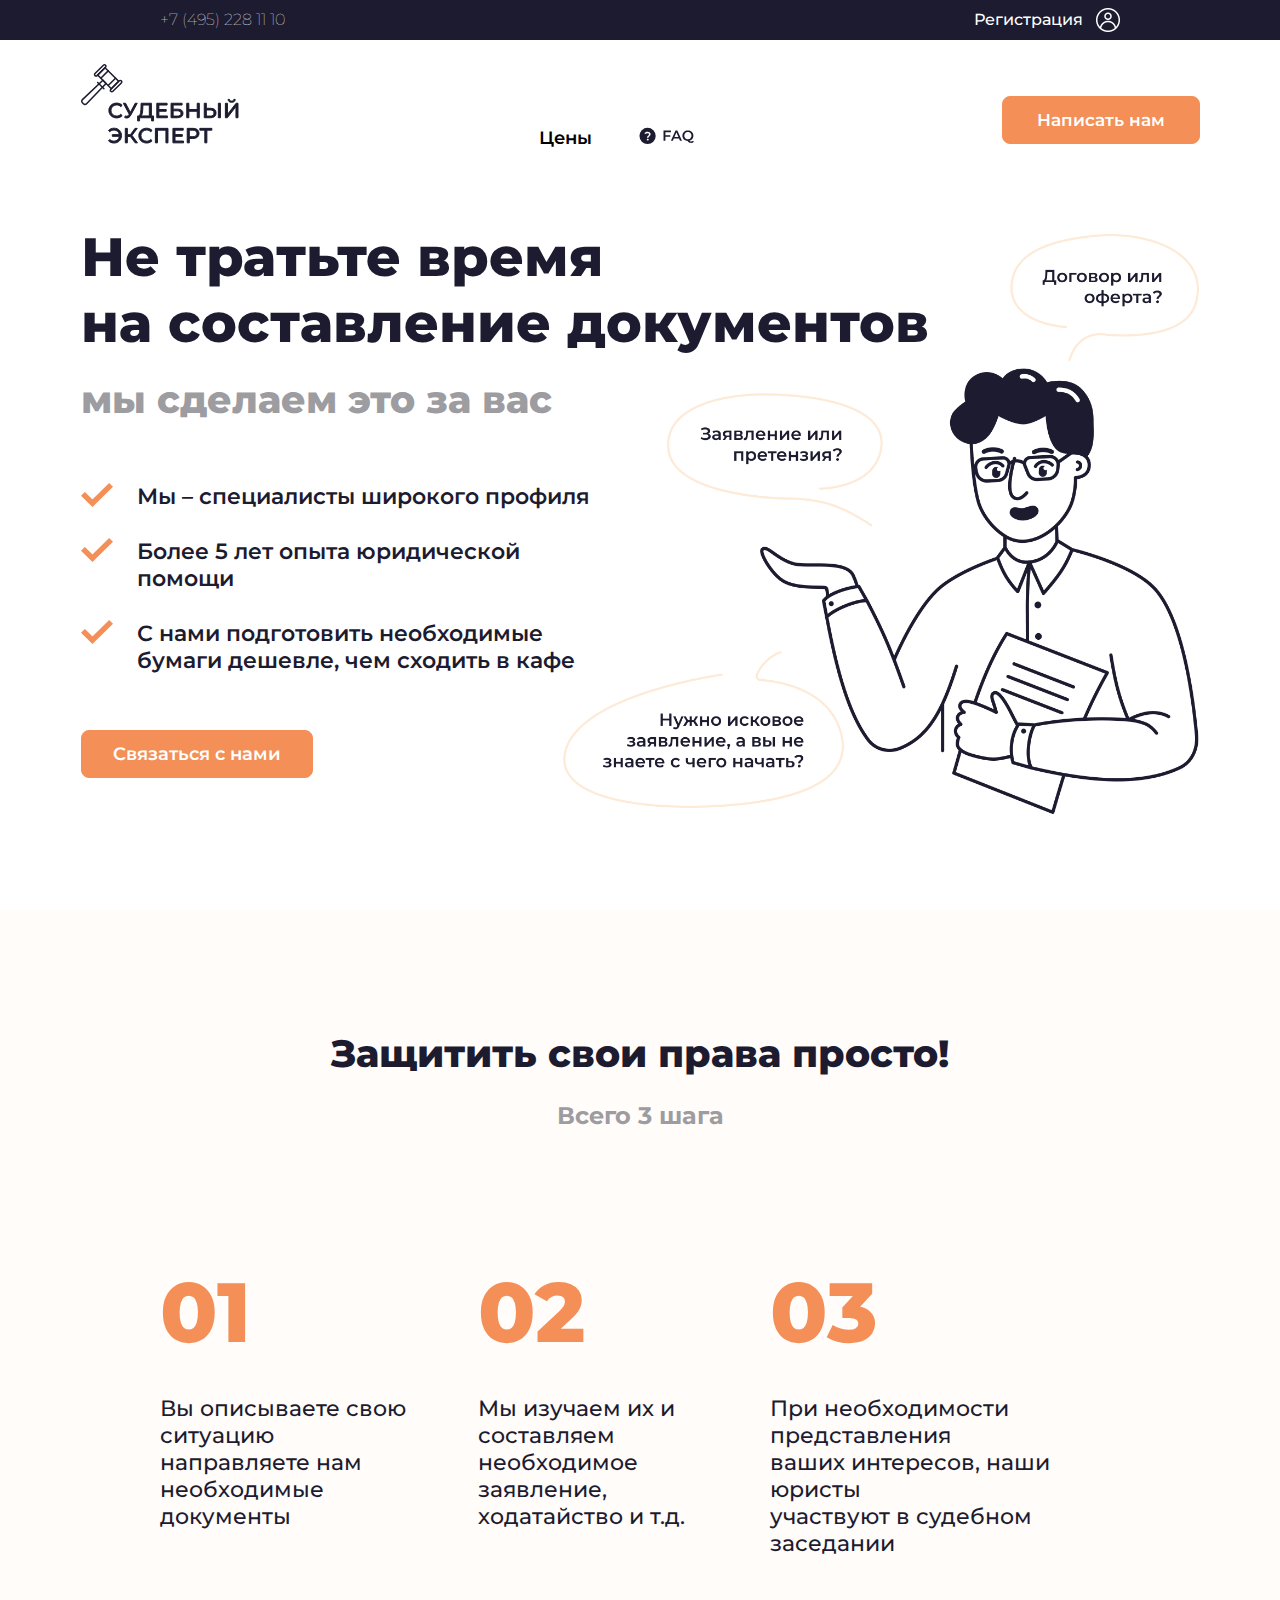
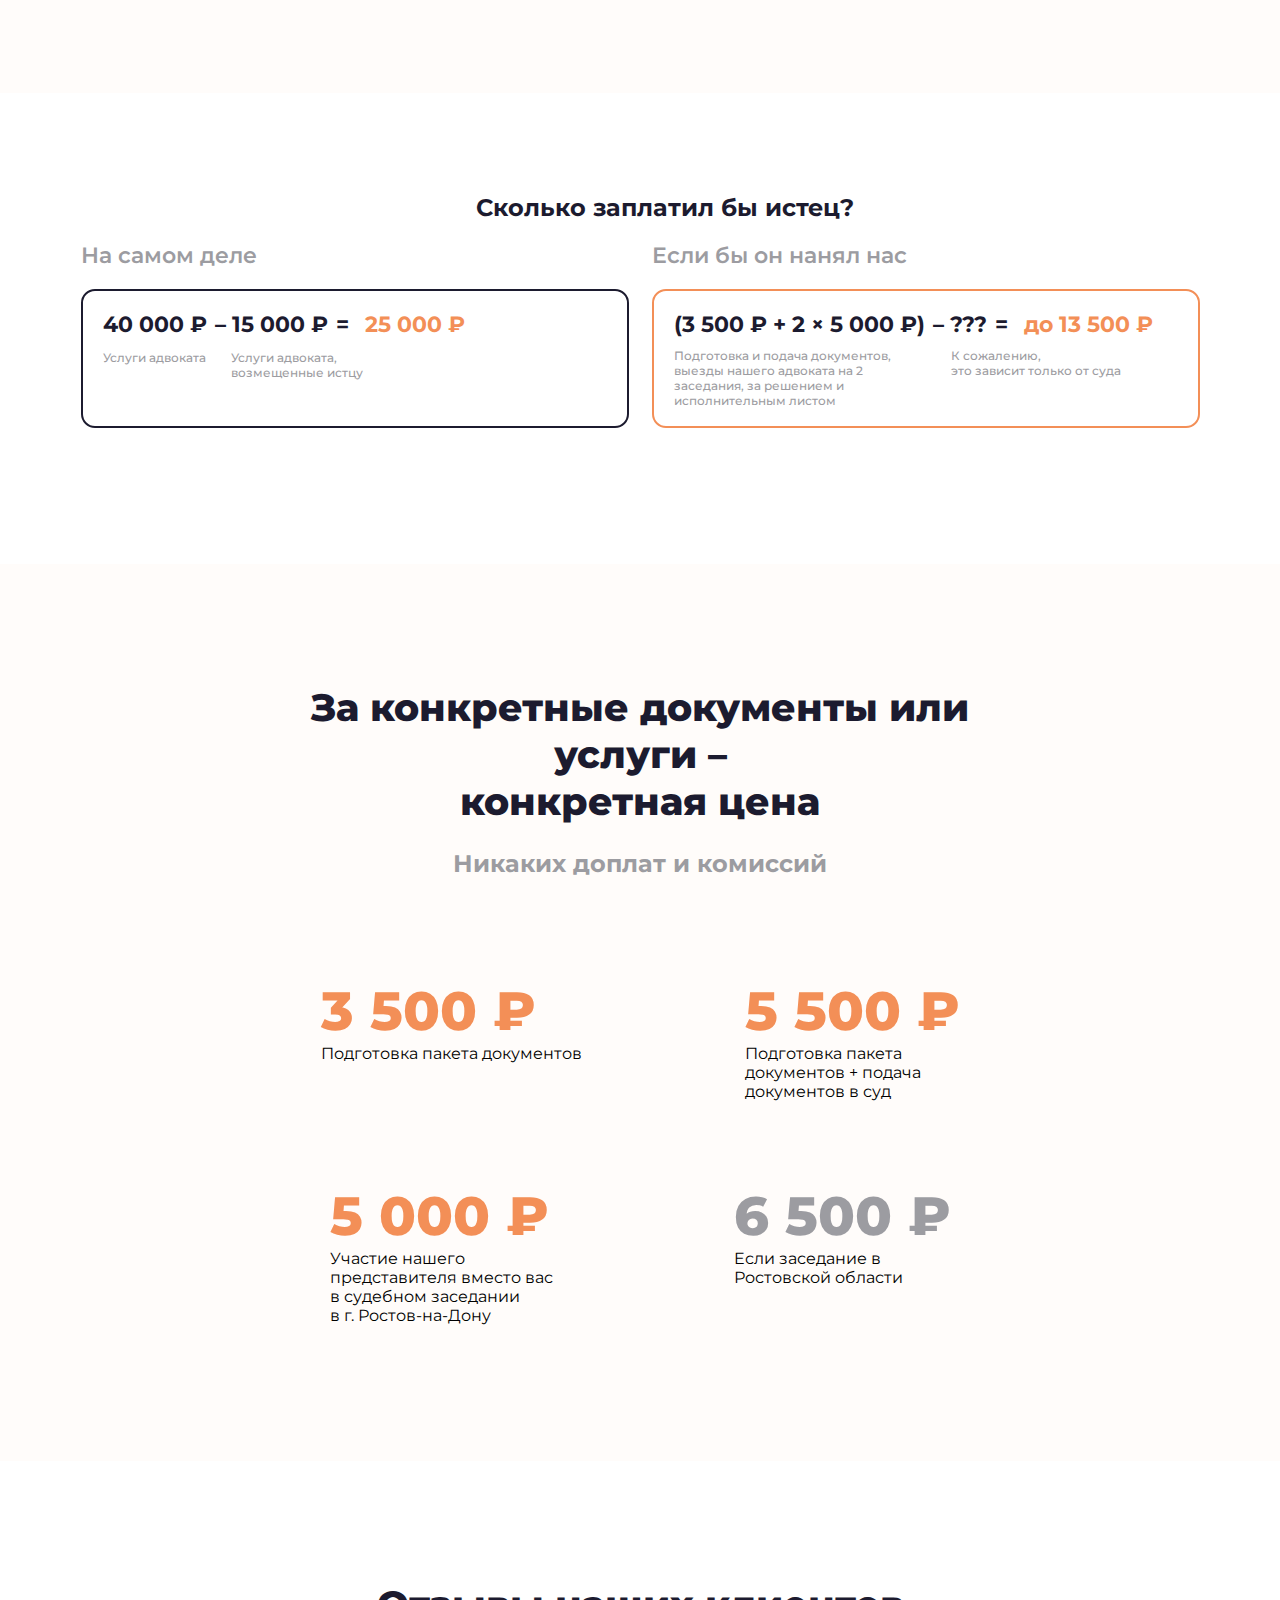
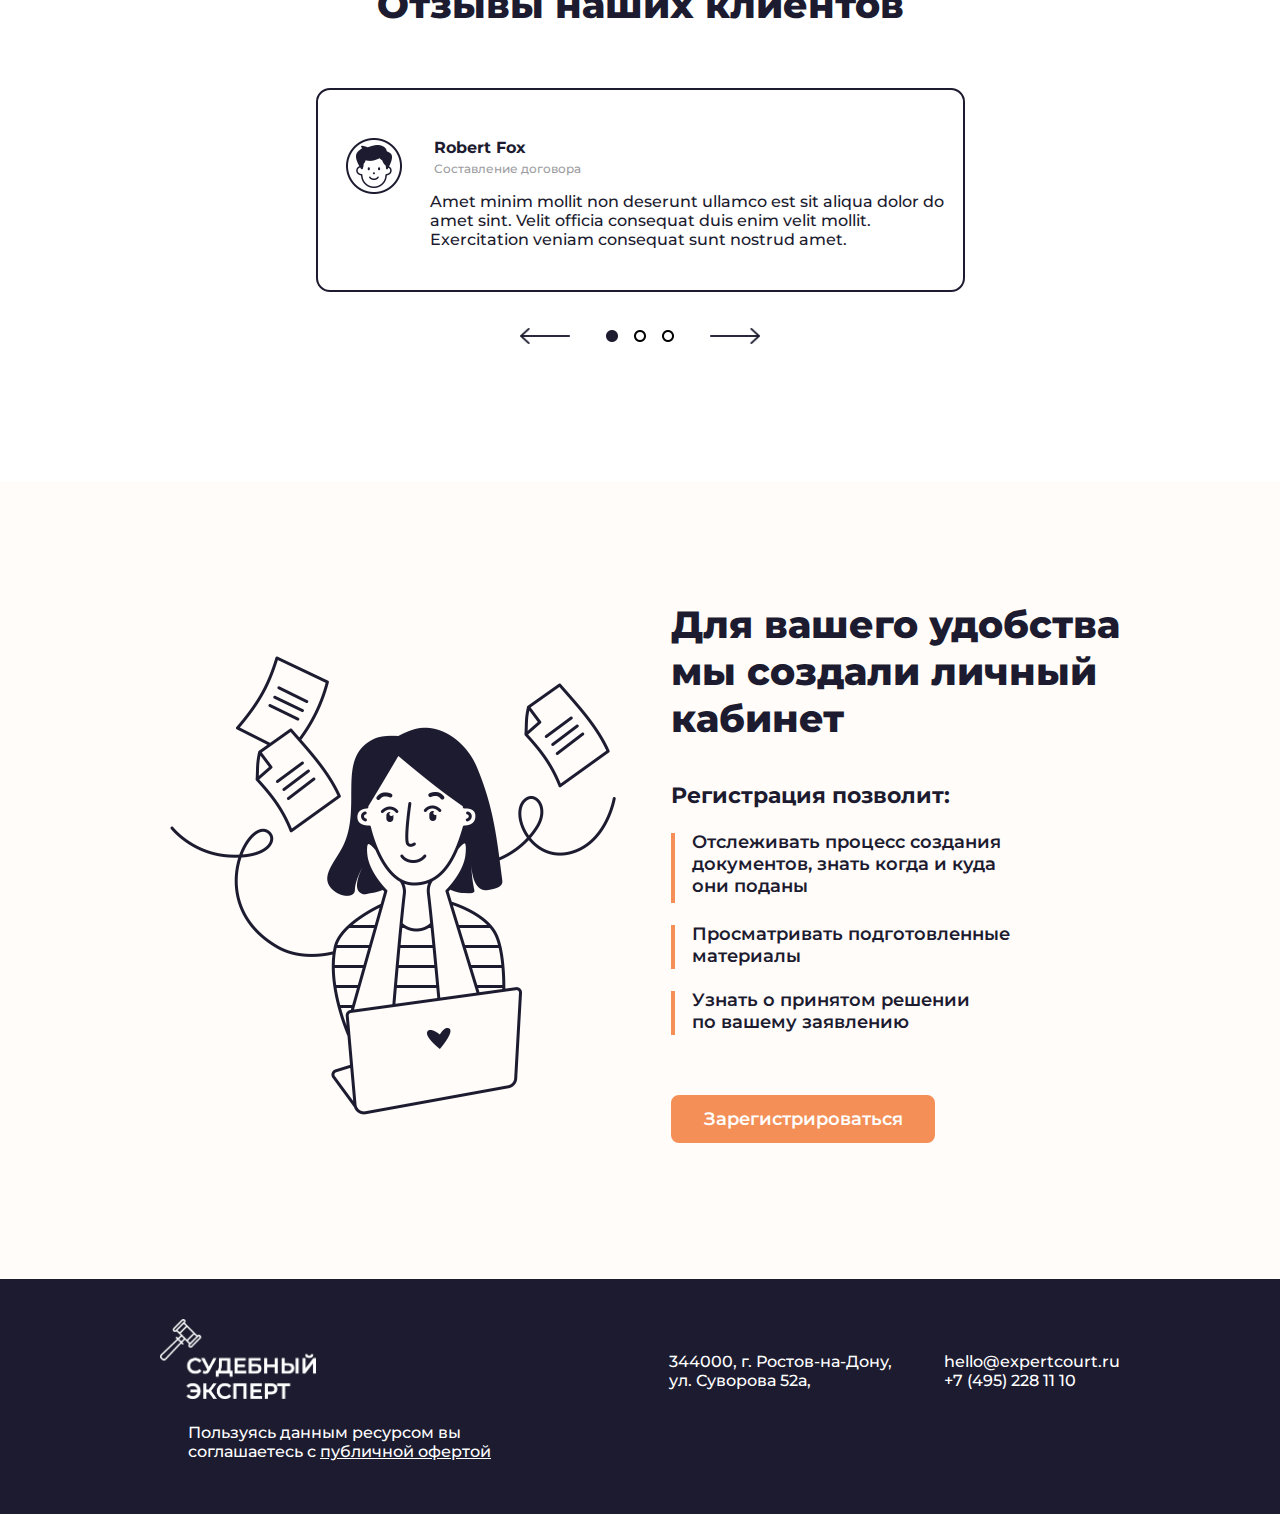
<file: index.html>
<!DOCTYPE html>
<html lang="en">

<head>
    <meta charset="UTF-8">
    <meta name="viewport" content="width=device-width, initial-scale=1.0">
    <link rel="preconnect" href="https://fonts.googleapis.com">
    <link rel="preconnect" href="https://fonts.gstatic.com" crossorigin>
    <link href="https://fonts.googleapis.com/css2?family=Montserrat:wght@500;600;700;800&display=swap" rel="stylesheet">
    <link rel="stylesheet" href="style.css">
    <title>Судебный эксперт</title>
</head>

<body>
    <header class="tablet">

        <img class="tablet_logo" src="./assets/BlueLogo.svg" alt="Судебный эксперт">
        <div class="icon_btn_dashes">
            <img class="tablet_icon" src="./assets/Blueicon.png" alt="">
            <button class="button_primary">Написать нам</button>
            <img class="three_dashes" src="./assets/Burger.png" alt="">
        </div>

    </header>
    <header class="dekstop mobile">
        <div class="header_container padding_container hidden">
            <p class="header_phone_number">+7 (495) 228 11 10</p>

            <div class="registration_icon">
                <p class="header_registration">Регистрация</p>
                <img class="header_white_icon" src="./assets/WhiteIcon.png" alt="icon">
            </div>
        </div>

        <!-- логотип и вторая часть навигации -->

        <div class="logo__container container">
            <img class="logo" src="./assets/BlueLogo.svg" alt="Судебный эксперт">

            <div class="price_faq">
                <p class="price">Цены</p>
                <img class="faq" src="./assets/FaqPicture.svg" alt="FAQ">
            </div>
            <button class="button_primary">Написать нам</button>
        </div>
    </header>
    <main>
        <!-- section 1 -->
        <section class="achievements container">
            <h1>Не тратьте время <br>на составление документов</h1>
            <p class="h2_like">мы сделаем это за вас</p>
            <div class="achievements_container">
                <div class="first_achievement">
                    <img class="checkmark" src="./assets/OrangeCheckmark.png" alt="">
                    <p class="firsr_achievement_text">Мы – специалисты широкого профиля</p>
                </div>
                <div class="second_achievement">
                    <img class="second_checkmark" src="./assets/OrangeCheckmark.png" alt="">
                    <p class="second_achievement_text">Более 5 лет опыта юридической <br>помощи</p>
                </div>
                <div class="third_achievement">
                    <img class="second_checkmark" src="./assets/OrangeCheckmark.png" alt="">
                    <p class="third_achievement_text">С нами подготовить необходимые <br>бумаги дешевле, чем сходить в
                        кафе
                    </p>
                </div>
            </div>
            <button class="button_secondary">Связаться с нами</button>
        </section>

        <!-- section 2 -->
        <!-- <img class="line_image" src="./assets/MobileLine.png" alt=""> -->
        <section class="rights_and_steps padding_container">
            <h2 class="protection_of_right">Защитить свои права просто!</h2>
            <p class="three_steps">Всего 3 шага</p>
            <div class="steps_and_text">
                <div class="step_container">
                    <p class="step">01</p>
                    <p class="text_under_step">Вы описываете свою ситуацию <br>направляете нам необходимые
                        <br>документы
                    </p>
                </div>
                <div class="step_container">
                    <p class="step">02</p>
                    <p class="text_under_step">Мы изучаем их и составляем <br>необходимое заявление,
                        <br>ходатайство и т.д.
                    </p>
                </div>
                <div class="step_container">
                    <p class="step">03</p>
                    <p class="text_under_step">При необходимости представления <br>ваших интересов, наши
                        юристы <br>участвуют в судебном заседании
                    </p>
                </div>
            </div>
        </section>

        <!-- section 3 -->
        <section class="frames_and_price container">
            <p class="price_question">Сколько заплатил бы истец?</p>
            <div class="frames_with_prices">
                <div>
                    <p class="comparison_actually">На самом деле</p>
                    <div class="blue_frame">
                        <div class="setting_blue_frame">
                            <p>40 000 ₽</p>
                            <p class="fifteen_thousand">– 15 000 ₽</p>
                            <p class="hidden">=</p>
                            <p class="line"></p>
                            <p class="orange_price">25 000 ₽</p>
                        </div>
                        <div class="text_in_blue_frame">
                            <p>Услуги адвоката</p>
                            <p class="services">Услуги адвоката, <br>возмещенные истцу</p>
                        </div>
                    </div>
                </div>

                <div>
                    <p class="comparison_if">Если бы он нанял нас</p>
                    <div class="orange_frame">
                        <div class="setting_orange_frame">
                            <p>(3 500 ₽ + 2 × 5 000 ₽)</p>
                            <p class="questions">– ???</p>
                            <p class="hidden">=</p>
                            <p class="line"></p>
                            <p class="orange_price">до 13 500 ₽</p>
                        </div>
                        <div class="text_in_orange_frame">
                            <p class="setting_second_service">Подготовка и подача документов, <br>выезды нашего адвоката
                                на
                                2 <br>заседания, за
                                решением и <br>исполнительным листом</p>
                            <p class="second_services">К сожалению, <br>это зависит только от суда</p>
                        </div>
                    </div>
                </div>
            </div>
            </div>
        </section>

        <!-- section 4 -->
        <section class="description_and_price_list">
            <h2 class="service_price_title"> За конкретные документы или услуги – <br>конкретная цена </h2>
            <p class="surcharge_comission">Никаких доплат и комиссий</p>

            <div class="first_price_container">
                <div>
                    <p class="price_three_thousand">3 500 ₽</p>
                    <p class="document_package">Подготовка пакета документов</p>
                </div>
                <div>
                    <p class="price_five_half_thousand">5 500 ₽</p>
                    <p class="document_court">Подготовка пакета <br>документов + подача <br>документов в суд</p>
                </div>
            </div>

            <div class="second_price_container">
                <div>
                    <p class="price_five_thousand">5 000 ₽</p>
                    <p class="court_agent">Участие нашего <br>представителя вместо вас <br>в судебном заседании <br>в
                        г. Ростов-на-Дону
                    </p>
                </div>
                <div>
                    <p class="price_six_half_thousand">6 500 ₽</p>
                    <p class="rostov_region">Eсли заседание в <br>Ростовской области</p>
                </div>
            </div>
        </section>

        <!-- section 5 -->
        <section>
            <div class="feedback">
                <p class="review">Отзывы наших клиентов</p>
                <div class="review_frame">
                    <div class="review_setting">
                        <img class="picture_review_frame" src="./assets/ManInMug.png" alt="">
                        <div>
                            <div class="tablet_mobile">
                                <img class="secondary_review_picture" src="./assets/ManInMug.png" alt="">
                                <div>
                                    <p class="robert">Robert Fox</p>
                                    <p class="drafting_contract">Составление договора</p>
                                </div>
                            </div>
                            <p class="foreign_text">Amet minim mollit non deserunt ullamco est sit aliqua dolor
                                do amet sint. Velit officia consequat duis enim velit mollit. Exercitation veniam
                                consequat sunt nostrud amet.
                            </p>
                        </div>
                    </div>
                </div>

                <div class="arrows_and_mugs">
                    <img class="arrow" src="./assets/LeftArrow.png" alt="">
                    <img class="mug" src="./assets/Mugs.png" alt="">
                    <img class="arrow" src="./assets/RightArrow.png" alt="">
                </div>
            </div>
        </section>

        <!-- section 6 -->
        <section class="registration_description">
            <img class="girl_picture" src="./assets/GirlPicture.png" alt="">
            <div>
                <p class="your_convenience">Для вашего удобства <br>мы создали личный <br>кабинет</p>
                <p class="registration_can">Регистрация позволит: </p>
                <div class="first_container_possibilities">
                    <img class="orange_border" src="./assets/OrangeBorder.png" alt="">
                    <p class="creation_documents">Отслеживать процесс создания <br>документов, знать когда и куда
                        <br>они поданы
                    </p>
                </div>
                <div class="second_container_possibilities">
                    <img class="orange_border2" src="./assets/OrangeBorder.png" alt="">
                    <p class="view_materials">Просматривать подготовленные <br>материалы</p>
                </div>
                <div class="third_container_possibilities">
                    <img class="orange_border2" src="./assets/OrangeBorder.png" alt="">
                    <p class="learn_about_solution">Узнать о принятом решении <br>по вашему заявлению</p>
                </div>
                <button class="btn_register_oneself">Зарегистрироваться</button>
            </div>
        </section>
    </main>

    <!-- ------------------подвал сайта------------------ -->

    <footer class="footer_container">
        <div>
            <img class="footer_logo" src="./assets/LogoWhite.png" alt="">
            <p class="public_offer">Пользуясь данным ресурсом вы <br>соглашаетесь с <u>публичной офертой</u></p>
        </div>
        <div class="index_phone_mail">
            <p class="index">344000, г. Ростов-на-Дону,<br> ул. Суворова 52а,</p>
            <div>
                <p class="footer_mail">hello@expertcourt.ru</p>
                <p class="footer_phone_number">+7 (495) 228 11 10</p>
            </div>
        </div>
    </footer>
</body>

</html>
</file>
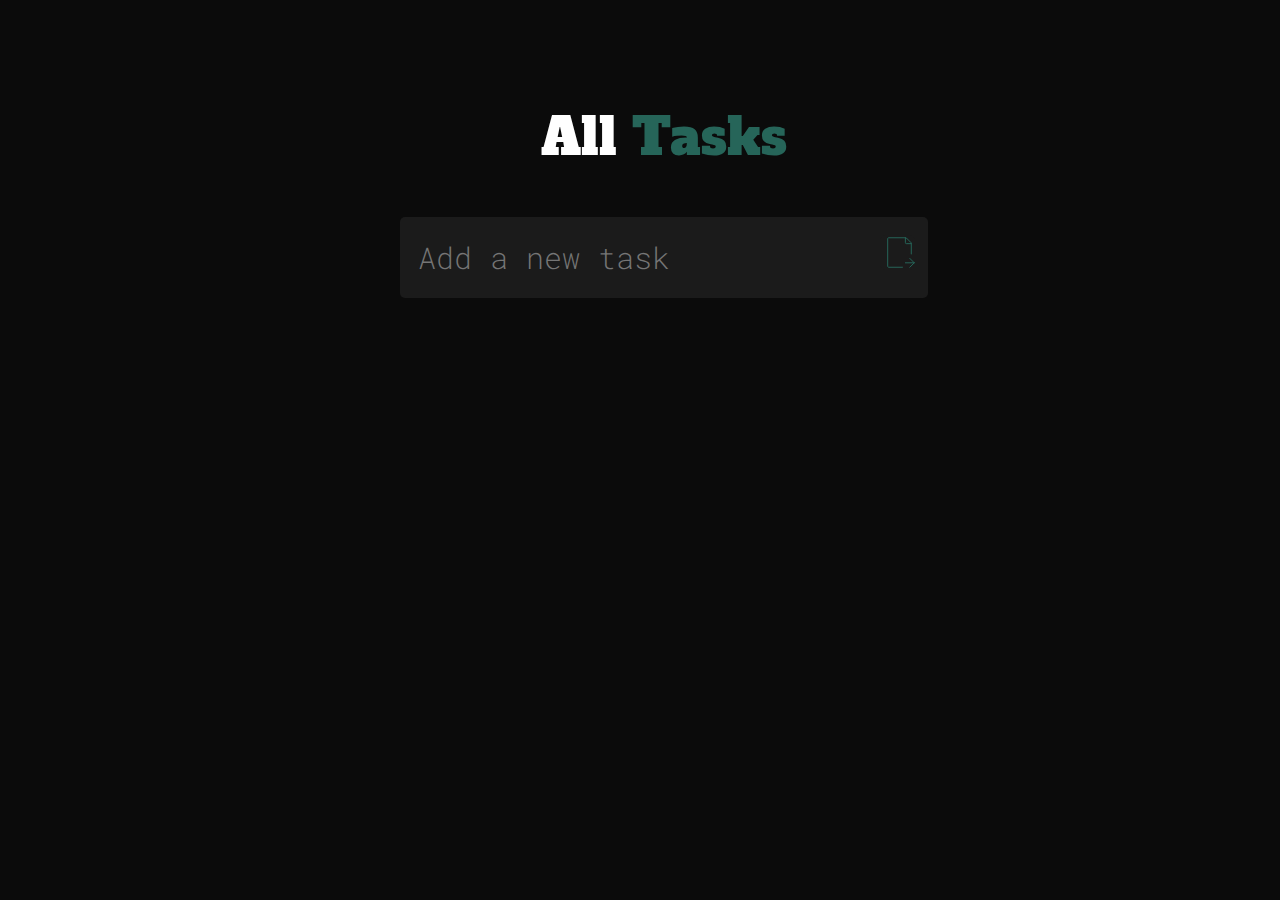
<file: JS-Test-Work/index.html>
<!DOCTYPE html>
<html lang="en">

<head>
    <meta charset="UTF-8">
    <meta name="viewport" content="width=device-width, initial-scale=1.0">
    <link rel="preconnect" href="https://fonts.googleapis.com">
    <link rel="preconnect" href="https://fonts.gstatic.com" crossorigin>
    <link
        href="https://fonts.googleapis.com/css2?family=Alfa+Slab+One&family=Roboto+Mono:ital,wght@0,100..700;1,100..700&display=swap"
        rel="stylesheet">
    <link rel="stylesheet" href="style.css">
    <title>Js-Test-Work</title>
</head>

<body class="main_container">

    <h1><span class="h1_color">All</span> Tasks</h1>

    <form id="taskForm">
        <input class="input_setting" type="text" id="taskInput" placeholder="Add a new task" />
        <button type="submit" class="SubmitBtn"><img src="./assets/SubmitDocument.svg" alt=""></button>
    </form>



    <ul id="taskList"></ul>

    <script src="script.js"></script>
</body>

</html>
</file>
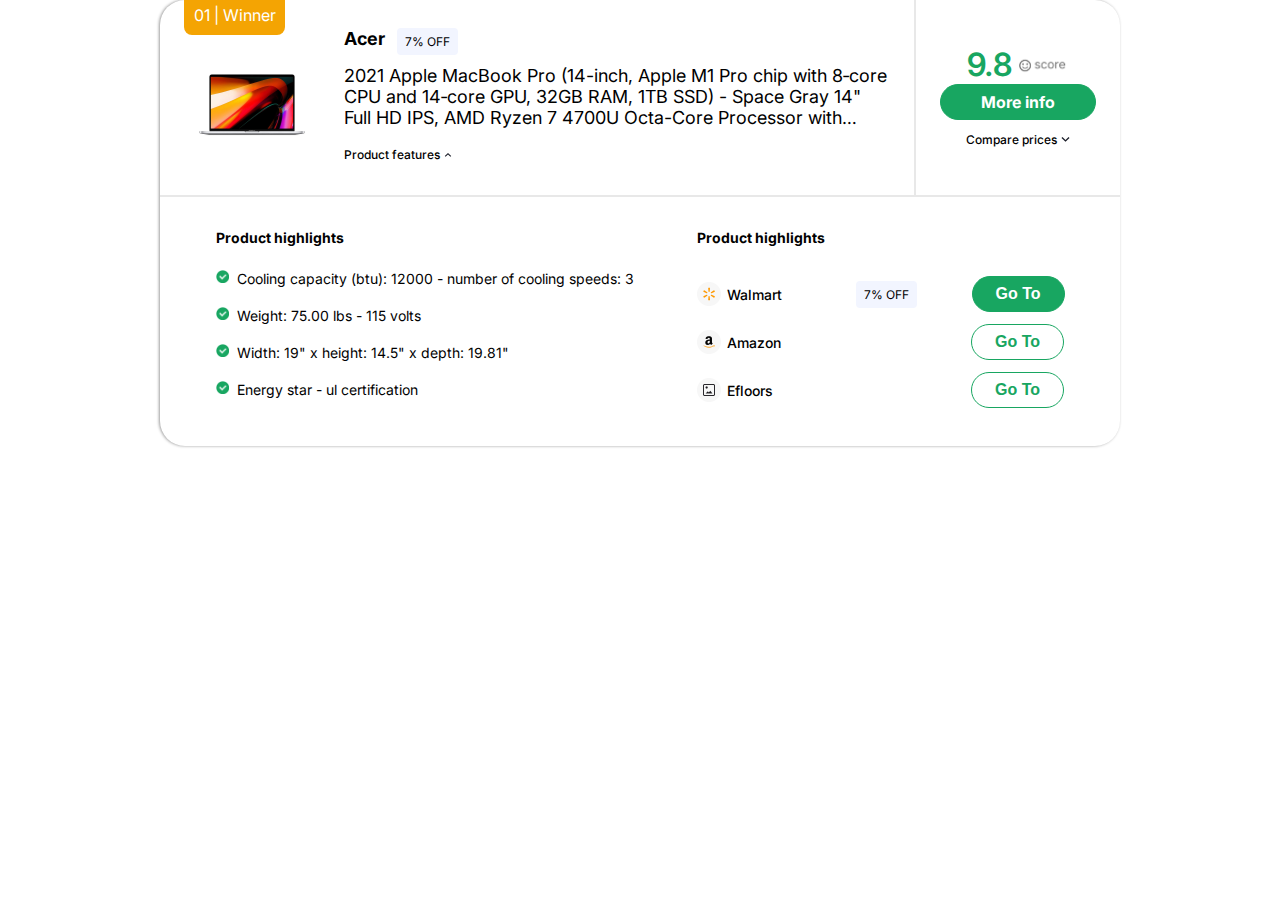
<file: second-test-work/index.html>
<!DOCTYPE html>
<html lang="en">

<head>
    <meta charset="UTF-8">
    <meta name="viewport" content="width=device-width, initial-scale=1.0">
    <link rel="preconnect" href="https://fonts.googleapis.com">
    <link rel="preconnect" href="https://fonts.gstatic.com" crossorigin>
    <link href="https://fonts.googleapis.com/css2?family=Inter:wght@100..900&display=swap" rel="stylesheet">
    <link rel="stylesheet" href="style.css">
    <title>Магазин на диване</title>
</head>

<body>
    <main class="container">
        <section class="padding_container components_description desktop">
            <div>
                <p class="winner">01 | Winner</p>
                <img class="mac_picture" src="./assets/macbook.png" alt="">
            </div>
            <div class="mac_component_parts">
                <div class="acer_sale_component">
                    <div class="acer_sale">
                        <p class="acer">Acer</p>
                        <p class="primary_sale">7% OFF</p>
                    </div>
                    <p class="components">2021 Apple MacBook Pro (14-inch, Apple M1 Pro chip with 8‑core CPU and
                        14‑core GPU, 32GB RAM,
                        1TB
                        SSD) - Space Gray 14" Full HD IPS, AMD Ryzen 7 4700U Octa-Core Processor with Radeon
                        Graphics
                    </p>
                    <div class="product_features_arrow">
                        <p class="product_features">Product features</p>
                        <img class="up_arrow" src="./assets/UpArrow.svg" alt="">
                    </div>

                </div>
                <p class="vertical_line"></p>
                <div class="rating_score_price">
                    <div class="numbers_score">
                        <p class="numbers">9.8</p>
                        <img class="score_picture" src="./assets/score.png" alt="">
                    </div>
                    <div>
                        <button class="info_button">More info</button>
                        <div class="compare_price_arrow">
                            <p class="compare_prices">Compare prices</p>
                            <img class="arrow" src="./assets/DownArrow.svg" alt="">
                        </div>
                    </div>
                </div>
            </div>
        </section>

        <section class="mobile padding_container">
            <div class="mobile_block">
                <div>
                    <p class="winner">01 | Winner</p>
                    <div class="numbers_score">
                        <p class="numbers">9.8</p>
                        <img class="score_picture" src="./assets/score.png" alt="">
                    </div>
                </div>
                <img class="mac_picture" src="./assets/macbook.png" alt="">
            </div>
            <div>
                <p class="components">2021 Apple MacBook Pro (14-inch, Apple M1 Pro chip with 8‑core CPU and
                    14‑core GPU, 32GB RAM,
                    1TB
                    SSD) - Space Gray 14" Full HD IPS, AMD Ryzen 7 4700U Octa-Core Processor with Radeon
                    Graphics
                </p>
                <div class="acer_sale">
                    <p class="acer">Acer</p>
                    <p class="primary_sale">7% OFF</p>
                </div>
                <button class="info_button">More info</button>
                <div class="compare_price_arrow">
                    <p class="compare_prices">Compare prices</p>
                    <img class="arrow" src="./assets/UpArrow.svg" alt="">
                </div>
            </div>

        </section>


        <p class="line"></p>


        <section class="characteristics_and_shops padding_container">
            <div>
                <p class="product">Product highlights</p>
                <div class="characteristics_list">
                    <div class="first_characteristic">
                        <img class="checkmark" src="./assets/GreenCheckmark.png" alt="">
                        <p class="characteristics_text">Cooling capacity (btu): 12000 - number of cooling speeds: 3</p>
                    </div>
                    <div class="first_characteristic">
                        <img class="checkmark" src="./assets/GreenCheckmark.png" alt="">
                        <p class="characteristics_text">Weight: 75.00 lbs - 115 volts</p>
                    </div>
                    <div class="first_characteristic">
                        <img class="checkmark" src="./assets/GreenCheckmark.png" alt="">
                        <p class="characteristics_text">Width: 19" x height: 14.5" x depth: 19.81"</p>
                    </div>
                    <div class="first_characteristic">
                        <img class="checkmark" src="./assets/GreenCheckmark.png" alt="">
                        <p class="characteristics_text">Energy star - ul certification</p>
                    </div>
                </div>
            </div>

            <div>
                <p class="product">Product highlights</p>
                <div class="shops_list">
                    <div class="shop_container">
                        <img class="shop_picture" src="./assets/Walmart.png" alt="">
                        <p class="shop_name"> Walmart</p>
                        <p class="secondary_sale">7% OFF</p>
                        <button class="full_green_btn">Go To</button>
                    </div>
                    <div class="shop_container">
                        <img class="shop_picture" src="./assets/amazon.png" alt="">
                        <p class="shop_name">Amazon</p>
                        <button class="white_green_btn">Go To</button>
                    </div>
                    <div class="shop_container">
                        <img class="shop_picture" src="./assets/Efloors.png" alt="">
                        <p class="shop_name">Efloors</p>
                        <button class="second_white_green_btn">Go To</button>
                    </div>
                </div>
            </div>
        </section>
    </main>
</body>

</html>
</file>
<file: style.css>
/* Импорты файлов css*/
@import url();

body {
    font-family: 'Montserrat', sans-serif;
    margin: 0;
}

p {
    margin: 0;
    padding: 0;
}

li {
    list-style-type: none;
}

.padding_container {
    padding-left: 160px;
    padding-right: 160px;
}

.container {
    max-width: 1119px;
    margin: 0 auto;
}

.hidden_main {
    visibility: hidden;
}

.dnone {
    display: none;
}

/* -----------код для header----------- */

.tablet {
    display: none;
}

.header_container {
    display: flex;
    background-color: #1C1B2F;
    justify-content: space-between;
    color: #FFF;
    height: 40px;
    font-family: 'Montserrat', sans-serif;
    align-items: center;
    gap: 8px;
}    


.header_phone_number {
    width: 158px;
    font-weight: 100;
    font-size: 16px;
    line-height: 23.4px;
    margin: 0;
    font-family: 'Montserrat', sans-serif;
    white-space: nowrap;
}

.header_registration {
    width: 110px;
    font-size: 16px;
    font-weight: 500;
    line-height: 23.4px;
    margin: 0;
    font-family: 'Montserrat', sans-serif;
}

.header_white_icon {
    width: 24px;
    margin: 0;
    height: 24px;
}

.registration_icon {
    display: flex;
    align-items: center;
    gap: 12px;
}

.logo__container {
    display: flex;
    justify-content: space-between;
    align-items: end;
    padding-top: 24px;
}

.logo {
    width: 158px;
}

.btn_price_faq {
    display: flex;
    justify-content: space-between;
    align-self: auto;
    gap: 381px;
}

.price_faq {
    display: flex;
    gap: 40px;
}

.price {
    width: 54px;
    height: 17px;
    font-size: 18px;
    font-weight: 600;
    font-family: 'Montserrat', sans-serif;
}

.faq {
    width: 68px;
    height: 17px;
}

.button_primary {
    width: 198px;
    height: 48px;
    font-size: 17px;
    border: 1px solid #F38F57;
    border-radius: 8px;
    background-color: #F38F57;
    color: #FFF;
    margin: 0;
    font-weight: 600;
    font-family: 'Montserrat', sans-serif;
}

@media (min-width: 768px) and (max-width: 1023px) {
    .dekstop {
        display: none;
    }

    .tablet {
        display: flex;
        justify-content: space-between;
        padding-left: 44px;
        padding-right: 44px;
        padding-top: 16px;
    }

    .tablet_logo {
        width: 99px;
        height: 52px;
    }

    .icon_btn_dashes {
        display: flex;
        align-items: center;
        gap: 36px;
    }

    .tablet_icon {
        width: 36px;
        height: 36px;
    }

    .button_primary {
        width: 198px;
        height: 48px;
        font-size: 17px;
        border: 1px solid #F38F57;
        border-radius: 8px;
        background-color: #F38F57;
        color: #FFF;
        margin: 0;
        font-weight: 600;
        font-family: 'Montserrat', sans-serif;
    }

    .three_dashes {
        width: 32px;
        height: 16px;
    }

}

@media (min-width: 320px) and (max-width: 767px) {
    .header_container {
        display: flex;
        background-color: #1C1B2F;
        color: #FFF;
        font-family: 'Montserrat', sans-serif;
    }    

    .tablet {
        display: flex;
        justify-content: space-between;
        padding-left: 20px;
        padding-right: 20px;
        padding-top: 8px;
        align-items: end;
    }

    .icon_btn_dashes {
        display: flex;
        gap: 24px;
        align-items: center;
    }

    .header_phone_number {
        font-weight: 100;
        font-size: 16px;
        line-height: 23.4px;
        padding-left: 161px;
        padding-top: 10px;
        margin: 0;
        font-family: 'Montserrat', sans-serif;
    }

    .header_registration {
        font-size: 16px;
        font-weight: 500;
        line-height: 23.4px;
        margin: 0;
        padding-left: 834px;
        padding-right: 12px;
        padding-top: 10px;
        font-family: 'Montserrat', sans-serif;
    }

    .header_white_icon {
        margin: 0;
        height: 24px;
        padding-right: 160px;
        padding-top: 8px;
    }

    .tablet_icon {
        width: 32px;
        height: 32px;
    }

    .three_dashes {
        width: 32px;
        height: 16px;
    }

    .logo__container {
        display: flex;
        justify-content: space-between;
        order: 1;
    }

    .tablet_logo {
        width: 83px;
        height: 42px;
    }
    .logo {
        display: none;
        width: 83px;
        height: 42px;
    }

    .btn_price_faq {
        display: flex;
        justify-content: space-between;
        align-self: auto;
        padding-right: 160px;
    }

    .price {
        width: 54px;
        height: 17px;
        font-size: 18px;
        font-weight: 600;
        font-family: 'Montserrat', sans-serif;
        padding-right: 40px;
        padding-top: 68px;
    }

    .faq {
        width: 68px;
        height: 17px;
        padding-right: 381px;
        padding-top: 70px;
    }

    .button_primary {
        display: none;
        width: 198px;
        height: 48px;
        font-size: 17px;
        border: 1px solid #F38F57;
        border-radius: 8px;
        background-color: #F38F57;
        color: #FFF;
        margin: 0;
        font-weight: 600;
        font-family: 'Montserrat', sans-serif;
    }
}
/* -----------конец кода для header----------- */

/* -----------начало кода для main----------- */
/* -----------section 1----------- */
.achievements {
    padding-bottom: 132px;
    padding-top: 80px;
    font-family: 'Montserrat', sans-serif;
    background-image: url(./assets/AThinkingMan.png);
    background-position: right;
    background-repeat: no-repeat;
    background-size: 50vw;
}

h1 {
    font-size: 54px;
    font-weight: 800;
    margin: 0;
    color: #1C1B2F;
}

.h2_like {
    margin: 0;
    padding-top: 20px;
    font-weight: 800;
    font-size: 38px;
    color: #9C9CA1;
}

.achievements_container {
    display: flex;
    flex-direction: column;
    padding-top: 60px;
    gap: 28px;
}

.first_achievement {
    display: flex;
}

.checkmark {
    width: 32px;
    height: 24px;
}

.firsr_achievement_text {
    font-size: 22px;
    font-weight: 600;
    padding-left: 24px;
    color: #1C1B2F;
} 

.second_achievement {
    display: flex;
}

.second_checkmark {
    width: 32px;
    height: 24px;
}

.second_achievement_text {
    padding-left: 24px;
    font-size: 22px;
    font-weight: 600;
    color: #1C1B2F;
}

.third_achievement {
    display: flex;
}

.third_achievement_text {
    padding-left: 24px;
    color: #1C1B2F;
    font-size: 22px;
    font-weight: 600;
}

.button_secondary {
    width: 232px;
    height: 48px;
    margin-top: 56px;
    border: 1px solid #F38F57;
    border-radius: 8px;
    background-color: #F38F57;
    font-size: 18px;
    font-weight: 600;
    font-family: 'Montserrat', sans-serif;
    color: #FFF;
}

@media (min-width: 768px) and (max-width: 1023px) {
    .achievements {
        padding: 76px 44px 68px 44px;
        font-family: 'Montserrat', sans-serif;
        background-image: url(./assets/man.png);
        background-position: 100% 70%;
        background-repeat: no-repeat;
        background-size: 39vw;
    }

    .container {
        max-width: 760px;
        margin: 0 0;
    }
    
    h1 {
        font-size: 46px;
        font-weight: 800;
        margin: 0;
    }
    
    .h2_like {
        margin: 0;
        padding-top: 20px;
        font-weight: 800;
        font-size: 30px;
        color: #9C9CA1;
    }
    
    .achievements_container {
        width: 50%;
        flex-direction: column;
        gap: 28px;
    }
    
    .first_achievement {
        display: flex;
    }
    
    .checkmark {
        width: 32px;
        height: 24px;
    }
    
    .firsr_achievement_text {
        font-size: 20px;
        font-weight: 600;
        padding-left: 24px;
        color: #1C1B2F;
    } 
    
    .second_achievement {
        display: flex;
    }
    
    .second_checkmark {
        width: 32px;
        height: 24px;
    }
    
    .second_achievement_text {
        padding-left: 24px;
        font-size: 20px;
        font-weight: 600;
        color: #1C1B2F;
    }
    
    .third_achievement {
        display: flex;
        font-family: 'Montserrat', sans-serif;
    }
    
    .third_achievement_text {
        padding-left: 24px;
        color: #1C1B2F;
        font-size: 20px;
        font-weight: 600;
    }
    
    .button_secondary {
        width: 232px;
        height: 48px;
        margin-top: 56px;
        border: 1px solid #F38F57;
        border-radius: 8px;
        background-color: #F38F57;
        font-size: 18px;
        font-weight: 600;
        font-family: 'Montserrat', sans-serif;
        color: #FFF;
    }
}

@media (min-width: 320px) and (max-width: 767px) {
    .mobile {
        display: none;
    }

    .padding_container {
        padding-left: 20px;
        padding-right: 20px;
    }

    .achievements {
        padding-bottom: 52px;
        padding-top: 44px;
        padding-left: 20px;
        font-family: 'Montserrat', sans-serif;
        background-image: url(./assets/man.png);
        background-position: 100% 78%;
        background-repeat: no-repeat;
        background-size: 37vw;
    }

    .container {
        max-width: 767px;
        margin: 0 0;
    }
    
    h1 {
        font-size: 26px;
        font-weight: 800;
        margin: 0;
    }
    
    .h2_like {
        margin: 0;
        padding-top: 12px;
        font-weight: 800;
        font-size: 18px;
        color: #9C9CA1;
    }
    
    .achievements_container {
        width: 75%;
        flex-direction: column;
        gap: 24px;
    }

    .first_achievement {
        display: flex;
        width: 82%;
    }
    
    .checkmark {
        width: 24px;
        height: 18px;
    }
    
    .firsr_achievement_text {
        font-size: 14px;
        font-weight: 600;
        padding-left: 20px;
        color: #1C1B2F;
    } 
    
    .second_achievement {
        display: flex;
        width: 86%;
    }
    
    .second_checkmark {
        width: 24px;
        height: 18px;
    }
    
    .second_achievement_text {
        padding-left: 20px;
        font-size: 14px;
        font-weight: 600;
        color: #1C1B2F;
    }
    
    .third_achievement {
        display: flex;
        width: 90%;
    }
    
    .third_achievement_text {
        padding-left: 20px;
        color: #1C1B2F;
        font-size: 14px;
        font-weight: 600;
    }
    
    .button_secondary {
        display: none;
        width: 232px;
        height: 48px;
        border: 1px solid #F38F57;
        border-radius: 8px;
        background-color: #F38F57;
        font-size: 18px;
        font-weight: 600;
        font-family: 'Montserrat', sans-serif;
        color: #FFF;
    }
}
/* -----------конец section 1----------- */


/* -----------начало section 2----------- */
.rights_and_steps {
    margin: 0;
    background-color: #FFFCFA;
    padding-top: 120px;
    padding-bottom: 136px;
    font-family: 'Montserrat', sans-serif;
    align-items: center;
}

.protection_of_right {
    font-weight: 800;
    font-size: 38px;
    color: #1C1B2F;
    margin: 0;
    text-align: center;
}

.three_steps {
    padding-top: 24px;
    font-weight: 700;
    font-size: 24px;
    margin: 0;
    color: #9C9CA1;
    text-align: center;
}

/* .line_image {
    width: 1532px;
    height: 140px;
    padding-top: 80px;
    padding-left: -20px;
    border: 2px #FDEAD7;
    color: #FDEAD7;
    
} */

.steps_and_text {
    display: flex;
    background-color: #FFFCFA;
    padding-top: 131px;
    justify-content: space-between;
    gap: 12px;
}

.step {
    font-weight: 800;
    font-size: 84px;
    color: #F38F57;
    font-family: 'Montserrat', sans-serif;
}

.text_under_step {
    padding-top: 32px;
    font-weight: 500;
    font-size: 22px;
    font-family: 'Montserrat', sans-serif;
    color: #1C1B2F;
}
@media (min-width: 768px) and (max-width: 1023px) {
    .rights_and_steps {
        margin: 0;
        background-color: #FFFCFA;
        padding-top: 68px;
        padding-bottom: 136px;
        font-family: 'Montserrat', sans-serif;
        align-items: center;
    }
    
    .protection_of_right {
        font-weight: 800;
        font-size: 38px;
        color: #1C1B2F;
        margin: 0;
        text-align: center;
    }
    
    .three_steps {
        padding-top: 24px;
        font-weight: 700;
        font-size: 24px;
        margin: 0;
        color: #9C9CA1;
        text-align: center;
    }
    
    /* .line_image {
        width: 1532px;
        height: 140px;
        padding-top: 80px;
        padding-left: -20px;
        border: 2px #FDEAD7;
        color: #FDEAD7;
        
    } */
    
    .steps_and_text {
        display: flex;
        background-color: #FFFCFA;
        padding-top: 94px;
        justify-content: space-between;
        flex-direction: column;
        gap: 12px;
    }

    .padding_container {
        padding-left: 44px;
        padding-right: 44px;
    }

    .step_container {
        display: flex;
        gap: 40px;
    }
    
    .step {
        font-weight: 800;
        font-size: 84px;
        color: #F38F57;
        font-family: 'Montserrat', sans-serif;
    }
    
    .text_under_step {
        padding-top: 14px;
        font-weight: 500;
        font-size: 22px;
        font-family: 'Montserrat', sans-serif;
        color: #1C1B2F;
    }
}

@media (min-width: 320px) and (max-width: 767px) {
    .rights_and_steps {
        margin: 0;
        background-color: #FFFCFA;
        padding-top: 52px;
        padding-bottom: 52px;
        font-family: 'Montserrat', sans-serif;
    }
    
    .protection_of_right {
        padding-left: 26px;
        font-weight: 800;
        font-size: 22px;
        color: #1C1B2F;
        margin: 0;
        text-align: center;
    }
    
    .three_steps {
        padding-top: 16px;
        padding-left: 49px;
        font-weight: 700;
        font-size: 18px;
        margin: 0;
        color: #9C9CA1;
        text-align: center;
    }
    
    /* .line_image {
        width: 1532px;
        height: 140px;
        padding-top: 80px;
        padding-left: -20px;
        border: 2px #FDEAD7;
        color: #FDEAD7;
        
    } */
    
    .steps_and_text {
        display: flex;
        flex-direction: column;
        background-color: #FFFCFA;
        padding-top: 68px;
        padding-left: 20px;
        gap: 48px;
    }
    
    .step_container {
        display: flex;
    }

    .step {
        font-weight: 800;
        font-size: 54px;
        color: #F38F57;
        font-family: 'Montserrat', sans-serif;
        order: 1;
    }
    
    .text_under_step {
        padding-top: 12px;
        padding-left: 28px;
        font-weight: 500;
        font-size: 14px;
        font-family: 'Montserrat', sans-serif;
        color: #1C1B2F;
        order: 1;
    }
}
/* -----------конец section 2----------- */


/* -----------начало section 3----------- */
.frames_and_price {
    padding-top: 100px;
    padding-bottom: 136px;
}

.price_question {
    padding-left: 395px;
    font-family: 'Montserrat', sans-serif;
    font-weight: 700;
    font-size: 24px;
    color: #1C1B2F;
}

.comparison_actually {
    font-weight: 600;
    font-size: 22px;
    font-family: 'Montserrat', sans-serif;
    color: #9C9CA1;
    padding-bottom: 20px;
}

.comparison_if {
    font-family: 'Montserrat', sans-serif;
    font-size: 22px;
    font-weight: 600;
    color: #9C9CA1;
    padding-bottom: 20px;
}

.frames_with_prices {
    display: flex;
    justify-content: space-between;
    padding-top: 20px; 
    gap: 12px;
}

.blue_frame {
    width: 544px;
    height: 135px;
    border: 2px solid #1C1B2F;
    border-radius: 14px;
}

.setting_blue_frame {
    display: flex;
    padding-top: 20px;
    padding-left: 20px;
    gap: 8px;
    font-size: 22px;
    font-weight: 700;
    color: #1C1B2F;
    font-family: 'Montserrat', sans-serif;
}

.orange_price {
    color: #F38F57;
    font-family: 'Montserrat', sans-serif;
}

.text_in_blue_frame {
    display: flex;
    color: #9C9CA1;
    font-size: 12px;
    font-weight: 500;
    padding-top: 12px;
    padding-left: 20px;
    font-family: 'Montserrat', sans-serif;
}

.services {
    padding-left: 25px;
}

.orange_frame {
    width: 544px;
    height: 135px;
    border: 2px solid #F38F57;
    border-radius: 14px;
}

.setting_orange_frame {
    display: flex;
    color: #1C1B2F;
    font-size: 22px;
    font-weight: 700;
    padding-top: 20px;
    padding-left: 20px;
    font-family: 'Montserrat', sans-serif;
    gap: 8px;
}

.text_in_orange_frame {
    display: flex;
    color: #9C9CA1;
    font-size: 12px;
    font-weight: 500;
    padding-top: 10px;
    padding-left: 20px;
    font-family: 'Montserrat', sans-serif;
}

.setting_second_service {
    width: 222px;
    height: 56px;
}

.second_services {
    padding-left: 55px;
}

@media (min-width: 768px) and (max-width: 1023px) {
    .container {
        max-width: 1023px;
        margin: 0px 0px;
    }

    .frames_and_price {
        padding: 80px 44px 156px;
        display: flex;
        flex-direction: column;
        align-items: center;
    }
    
    .price_question {
        padding-left: 0px;
        font-family: 'Montserrat', sans-serif;
        font-weight: 700;
        font-size: 24px;
        color: #9C9CA1;
        text-align: center;
    }

    .comparison_actually {
        font-weight: 600;
        font-size: 22px;
        font-family: 'Montserrat', sans-serif;
        color: #9C9CA1;
        padding-bottom: 16px;
    }
    
    .comparison_if {
        font-family: 'Montserrat', sans-serif;
        font-size: 22px;
        font-weight: 600;
        color: #9C9CA1;
        padding-bottom: 16px;
    }
    
    .frames_with_prices {
        display: flex;
        justify-content: space-between;
        padding-top: 60px; 
        gap: 36px;
        flex-direction: column;
    }
    
    .blue_frame {
        width: 670px;
        height: 136px;
        border: 2px solid #1C1B2F;
        border-radius: 14px;
    }
    
    .setting_blue_frame {
        display: flex;
        padding-top: 20px;
        padding-left: 20px;
        gap: 8px;
        font-size: 22px;
        font-weight: 700;
        color: #1C1B2F;
        font-family: 'Montserrat', sans-serif;
    }
    
    .orange_price {
        color: #F38F57;
        font-family: 'Montserrat', sans-serif;
    }
    
    .text_in_blue_frame {
        display: flex;
        width: 239px;
        height: 40px;
        color: #9C9CA1;
        font-size: 12px;
        font-weight: 500;
        padding-top: 12px;
        padding-left: 20px;
        font-family: 'Montserrat', sans-serif;
    }
    
    .services {
        padding-left: 25px;
    }
    
    .orange_frame {
        width: 680px;
        height: 153px;
        border: 2px solid #F38F57;
        border-radius: 14px;
    }
    
    .setting_orange_frame {
        display: flex;
        color: #1C1B2F;
        font-size: 22px;
        font-weight: 700;
        padding-top: 20px;
        padding-left: 20px;
        font-family: 'Montserrat', sans-serif;
        gap: 8px;
    }
    
    .text_in_orange_frame {
        display: flex;
        width: 450px;
        height: 56px;
        color: #9C9CA1;
        font-size: 12px;
        font-weight: 500;
        padding-top: 10px;
        padding-left: 20px;
        font-family: 'Montserrat', sans-serif;
    }
    
    .setting_second_service {
        width: 222px;
        height: 56px;
    }
    
    .second_services {
        padding-left: 55px;
    }
}

@media (min-width: 320px) and (max-width: 767px) {
    .frames_and_price {
        display: flex;
        flex-direction: column;
        align-items: center;
        padding-top: 56px;
        padding-bottom: 52px;
        padding: 56px 20px 52px;
    }

    .price_question {
        padding-left: 19px;
        text-align: center;
        font-family: 'Montserrat', sans-serif;
        font-weight: 700;
        font-size: 18px;
        color: #9C9CA1;
    }
    
    .comparison_actually {
        padding-top: 32px;
        font-weight: 600;
        font-size: 14px;
        font-family: 'Montserrat', sans-serif;
        order: 1;
    }
    
    .comparison_if {
        padding-left: 0px;
        font-family: 'Montserrat', sans-serif;
        font-size: 14px;
        font-weight: 600;
        order: 3;
    }
    
    .frames_with_prices {
        display: flex;
        padding-top: 0px;
        padding-bottom: 0px;
        gap: 32px;
        flex-direction: column;
        width: 100%;
    }
    
    .blue_frame {
        width: 100%;
        height: 213px;
        border: 2px solid #1C1B2F;
        border-radius: 14px;
        order: 2;
    }
    
    .setting_blue_frame {
        display: flex;
        flex-direction: column;
        width: 200px;
        height: 21px;
        padding-top: 20px;
        padding-left: 20px;
        gap: 8px;
        font-size: 18px;
        font-weight: 700;
        color: #1C1B2F;
        font-family: 'Montserrat', sans-serif;
    }

    .fifteen_thousand {
        padding-top: 30px;
    }

    .hidden {
        visibility: hidden;
        padding-bottom: 10px;
    }

    .line {
        border: 1px solid #d3d3d8;
        width: 216px;
        height: 1px;
    }
    
    .orange_price {
        color: #F38F57;
        padding-top: 0px;
        font-size: 22px;
        font-family: 'Montserrat', sans-serif;
    }
    
    .text_in_blue_frame {
        display: flex;
        flex-direction: column;
        color: #9C9CA1;
        font-size: 12px;
        font-weight: 500;
        padding-top: 0px;
        padding-left: 20px;
        font-family: 'Montserrat', sans-serif;
    }
    
    .services {
        padding-top: 47px;
        padding-left: 0px;
    }
    
    .orange_frame {
        width: 100%;
        height: 250px;
        border: 2px solid #F38F57;
        border-radius: 14px;
        order: 4;
    }
    
    .setting_orange_frame {
        display: flex;
        flex-direction: column;
        width: 220px;
        height: 21px;
        color: #1C1B2F;
        font-size: 18px;
        font-weight: 700;
        padding-top: 20px;
        padding-left: 20px;
        font-family: 'Montserrat', sans-serif;
        gap: 8px;
    }

    .questions {
        padding-top: 70px;
    }
    
    .text_in_orange_frame {
        display: flex;
        flex-direction: column;
        color: #9C9CA1;
        font-size: 12px;
        font-weight: 500;
        padding-top: 2px;
        padding-left: 20px;
        font-family: 'Montserrat', sans-serif;
    }
    
    .second_services {
        padding-left: 0px;
        padding-top: 46px;
    }
}
/* -----------конец section 3----------- */


/* -----------начало section 4----------- */
.description_and_price_list {
    padding: 120px 245px 136px;
    background-color: #FFFCFA;
    font-family: 'Montserrat', sans-serif;
}

.service_price_title {
    text-align: center;
    font-size: 38px;
    font-weight: 800;
    color: #1C1B2F;
    margin: 0;
}

.surcharge_comission {
    padding-top: 24px;
    font-size: 24px;
    font-weight: 700;
    text-align: center;
    color: #9C9CA1;
}

.first_price_container {
    display: flex;
    padding-top: 100px;
    justify-content: space-around;
    gap: 12px;
}

.price_three_thousand {
    color: #F38F57;
    font-size: 54px;
    font-weight: 800;
}

.price_five_half_thousand {
    color: #F38F57;
    font-size: 54px;
    font-weight: 800;
}

.second_price_container {
    display: flex;
    justify-content: space-around;
    padding-top: 82px;
    gap: 12px;
}

.price_five_thousand {
    color: #F38F57;
    font-size: 54px;
    font-weight: 800;
}

.price_six_half_thousand {
    color: #9C9CA1;
    font-size: 54px;
    font-weight: 800;
}

@media (min-width: 768px) and (max-width: 1023px) {
    .description_and_price_list {
        padding: 0px 44px 95px;
        background-color: #FFFCFA;
        font-family: 'Montserrat', sans-serif;
    }
    
    .service_price_title {
        text-align: center;
        font-size: 38px;
        font-weight: 800;
        color: #1C1B2F;
        margin: 0;
    }
    
    .surcharge_comission {
        padding-top: 24px;
        font-size: 24px;
        font-weight: 700;
        text-align: center;
        color: #9C9CA1;
    }
    
    .first_price_container {
        display: flex;
        padding-top: 80px;
        padding-left: 0px;
        padding-right: 0px;
        justify-content: space-between;
        gap: 52px;
        flex-direction: column;
    }
    
    .price_three_thousand {
        color: #F38F57;
        font-size: 46px;
        font-weight: 800;
    }
    
    .price_five_half_thousand {
        color: #F38F57;
        font-size: 46px;
        font-weight: 800;
    }
    
    .second_price_container {
        display: flex;
        justify-content: space-between;
        padding-top: 52px;
        padding-left: 0px;
        padding-right: 0px;
        flex-direction: column;
        gap: 52px;
    }
    
    .price_five_thousand {
        color: #F38F57;
        font-size: 46px;
        font-weight: 800;
    }
    
    .price_six_half_thousand {
        color: #F38F57;
        font-size: 46px;
        font-weight: 800;
    }
}

@media (min-width: 320px) and (max-width: 767px) {
    .description_and_price_list {
        padding: 52px 20px;
        background-color: #FFFCFA;
        font-family: 'Montserrat', sans-serif;
    }
    
    .service_price_title {
        text-align: center;
        font-size: 22px;
        font-weight: 800;
        color: #1C1B2F;
        margin: 0;
    }
    
    .surcharge_comission {
        padding-top: 24px;
        font-size: 18px;
        font-weight: 700;
        text-align: center;
        color: #9C9CA1;
    }
    
    .first_price_container {
        display: flex;
        padding-top: 56px;
        padding-left: 0px;
        padding-right: 0px;
        justify-content: space-between;
        flex-direction: column;
        gap: 40px;
        font-size: 14px;
    }
    
    .price_three_thousand {
        color: #F38F57;
        font-size: 26px;
        font-weight: 800;
    }
    
    .price_five_half_thousand {
        color: #F38F57;
        font-size: 26px;
        font-weight: 800;
    }
    
    .second_price_container {
        display: flex;
        justify-content: space-between;
        padding-top: 40px;
        padding-left: 0px;
        padding-right: 0px;
        flex-direction: column;
        gap: 40px;
        font-size: 14px;
    }
    
    .price_five_thousand {
        color: #F38F57;
        font-size: 26px;
        font-weight: 800;
    }
    
    .price_six_half_thousand {
        color: #9C9CA1;
        font-size: 26px;
        font-weight: 800;
    }
}
/* ----------- конец section 4----------- */


/* ----------- начало section 5------------ */
.feedback {
    display: flex;
    padding-top: 120px;
    padding-bottom: 137px;
    flex-direction: column;
    align-items: center;
    font-family: 'Montserrat', sans-serif;
}

.review {
    text-align: center;
    color: #1C1B2F;
    font-size: 38px;
    font-weight: 800;
}

.review_frame {
    width: 645px;
    height: 200px;
    margin-top: 60px;
    border: 2px solid #1C1B2F;
    border-radius: 14px;
}

.review_setting {
    display: flex;
    padding-top: 48px;
    padding-left: 28px;
}

.picture_review_frame {
    width: 56px;
    height: 56px;
}

.secondary_review_picture {
    display: none;
}

.robert {
    padding-left: 32px;
    font-family: 'Montserrat', sans-serif;
    font-size: 16px;
    color: #1C1B2F;
    font-weight: 700;
}

.drafting_contract {
    padding-top: 4px;
    padding-left: 32px;
    font-size: 12px;
    font-weight: 500;
    font-family: 'Montserrat', sans-serif;
    color: #9C9CA1;
}

.foreign_text {
    padding-top: 16px;
    padding-left: 28px;
    font-family: 'Montserrat', sans-serif;
    font-size: 16px;
    font-weight: 500;
    color: #1C1B2F;
}

.arrows_and_mugs {
    display: flex;
    padding-top: 36px;
    gap: 36px;
}

.arrow {
    width: 50px;
    height: 16px;
}

.mug {
    width: 68px;
    height: 12px;
    padding-top: 2px;
}

@media (min-width: 768px) and (max-width: 1023px) {
    .feedback {
        display: flex;
        padding-top: 41px;
        padding-bottom: 68px;
        flex-direction: column;
        align-items: center;
        font-family: 'Montserrat', sans-serif;
        margin-right: 44px;
        margin-left: 44px;
    }
    
    .review {
        text-align: center;
        color: #1C1B2F;
        font-size: 38px;
        font-weight: 800;
    }
    
    .review_frame {
        width: 680px;
        height: 256px;
        margin-top: 80px;
        border: 2px solid #1C1B2F;
        border-radius: 14px;
    }

    .tablet_mobile {
        display: flex;
    }
    
    .review_setting {
        display: flex;
        padding-top: 36px;
        padding-left: 36px;
    }
    
    .picture_review_frame {
        display: block;
        width: 56px;
        height: 56px;
    }

    .secondary_review_picture {
        display: none;
        width: 56px;
        height: 56px;
    }
    
    .robert {
        padding-top: 8px;
        padding-left: 28px;
        font-family: 'Montserrat', sans-serif;
        font-size: 20px;
        color: #1C1B2F;
        font-weight: 600;
    }
    
    .drafting_contract {
        padding-top: 4px;
        padding-left: 28px;
        font-size: 14px;
        font-weight: 500;
        font-family: 'Montserrat', sans-serif;
        color: #9C9CA1;
    }
    
    .foreign_text {
        padding-top: 16px;
        padding-left: 28px;
        font-family: 'Montserrat', sans-serif;
        font-size: 22px;
        font-weight: 500;
        color: #1C1B2F;
    }
    
    .arrows_and_mugs {
        display: flex;
        padding-top: 36px;
        gap: 36px;
    }
    
    .arrow {
        width: 50px;
        height: 16px;
    }
    
    .mug {
        width: 68px;
        height: 12px;
        padding-top: 2px;
    }
}

@media (min-width: 320px) and (max-width: 767px) {
    .feedback {
        display: flex;
        padding-top: 52px;
        padding-bottom: 52px;
        margin-right: 20px;
        margin-left: 20px;
        flex-direction: column;
        align-items: center;
        font-family: 'Montserrat', sans-serif;
    }
    
    .review {
        padding-top: 0px;
        padding-left: 0px;
        text-align: center;
        color: #1C1B2F;
        font-size: 22px;
        font-weight: 800;
        font-family: 'Montserrat', sans-serif;
    }
    
    .setting_review_frame {
        padding-left: 20px;
        padding-top: 52px;
    }
    
    .review_frame {
        width: 100%;
        border: 2px solid #1C1B2F;
        border-radius: 14px;
        margin-top: 52px;
    }
    
    .review_setting {
        display: flex;
        padding-top: 20px;
        padding-left: 20px;
    }
    
    .picture_review_frame {
        display: none;
        width: 56px;
        height: 56px;
    }

    .tablet_mobile {
        display: flex;
    }

    .secondary_review_picture {
        display: block;
        width: 56px;
        height: 56px;
    }
    
    .robert {
        padding-left: 20px;
        padding-top: 12px;
        font-family: 'Montserrat', sans-serif;
        font-size: 14px;
        color: #1C1B2F;
        font-weight: 700;
    }
    
    .drafting_contract {
        padding-top: 4px;
        padding-left: 20px;
        font-size: 12px;
        font-weight: 500;
        font-family: 'Montserrat', sans-serif;
        color: #9C9CA1;
    }
    
    .foreign_text {
        padding-left: 0px;
        padding-top: 24px;
        font-family: 'Montserrat', sans-serif;
        font-size: 14px;
        font-weight: 500;
        color: #1C1B2F;
    }
    
    .arrows_and_mugs {
        display: flex;
        width: 234px;
        height: 16px;
        padding-top: 32px;
        padding-left: 0px;
        gap: 36px;
    }
    
    .arrow {
        width: 50px;
        height: 16px;
    }
    
    .mug {
        width: 62px;
        height: 10px;
        padding-top: 2px;
    }
}
/* ----------- конец section 5----------- */


/* ----------- начало section 6----------- */

.registration_description {
    padding: 120px 160px 136px 170px;
    /* padding-top: 120px;
    padding-bottom: 136px; */
    display: flex;
    justify-content: space-between;
    background-color: #FFFCFA;
    gap: 8px;
}

.girl_picture {
    width: 448px;
    height: 464px;
    padding-top: 52px;
}

.your_convenience {
    font-weight: 800;
    font-size: 38px;
    color: #1C1B2F;
}

.registration_can {
    padding-top: 40px;
    font-weight: 700;
    font-size: 22px;
    color: #1C1B2F;
}

.first_container_possibilities {
    display: flex;
    padding-top: 22px;
}

.orange_border {
    width: 4px;
    height: 70px;
    padding-top: 2px;
}

.creation_documents {
    padding-left: 17px;
    font-size: 18px;
    font-weight: 600;
    color: #1C1B2F;
}

.second_container_possibilities {
    display: flex;
    padding-top: 20px;
}

.orange_border2 {
    width: 4px;
    height: 44px;
    padding-top: 2px;
}

.view_materials {
    padding-left: 17px;
    font-size: 18px;
    font-weight: 600;
    color: #1C1B2F;
}

.third_container_possibilities {
    display: flex;
    padding-top: 20px;
}

.learn_about_solution {
    padding-left: 17px;
    font-weight: 600;
    font-size: 18px;
    color: #1C1B2F;
}

.btn_register_oneself {
    width: 264px;
    height: 48px;
    background-color: #F38F57;
    color: #FFF;
    border: 2px solid #F38F57;
    border-radius: 8px;
    font-size: 18px;
    font-weight: 600;
    font-family: 'Montserrat', sans-serif;
    margin-top: 60px;
}

@media (min-width: 768px) and (max-width: 1023px) {
    .registration_description {
        padding: 68px 24px 68px 44px;
        display: flex;
        flex-direction: column-reverse;
        justify-content: space-between;
        background-color: #FFFCFA;
        gap: 12px;
        background-image: url(./assets/GirlPicture.png);
        background-repeat: no-repeat;
        background-size: 40vw;
        background-position: 99% 75%;
    }
    
    .girl_picture {
        display: none;
        width: 297px;
        height: 306px;
        padding-top: 52px;
    }
    
    .your_convenience {
        font-weight: 800;
        font-size: 38px;
        color: #1C1B2F;
    }
    
    .registration_can {
        padding-top: 80px;
        font-weight: 700;
        font-size: 26px;
        color: #1C1B2F;
    }
    
    .first_container_possibilities {
        display: flex;
        padding-top: 40px;
    }
    
    .orange_border {
        width: 4px;
        height: 72px;
        padding-top: 2px;
    }
    
    .creation_documents {
        padding-left: 12px;
        font-size: 20px;
        font-weight: 500;
        color: #1C1B2F;
    }
    
    .second_container_possibilities {
        display: flex;
        padding-top: 28px;
    }
    
    .orange_border2 {
        width: 4px;
        height: 46px;
        padding-top: 2px;
    }
    
    .view_materials {
        padding-left: 12px;
        font-size: 20px;
        font-weight: 500;
        color: #1C1B2F;
    }
    
    .third_container_possibilities {
        display: flex;
        padding-top: 28px;
    }
    
    .learn_about_solution {
        padding-left: 12px;
        font-weight: 500;
        font-size: 20px;
        color: #1C1B2F;
    }
    
    .btn_register_oneself {
        display: none;
        width: 264px;
        height: 48px;
        background-color: #F38F57;
        color: #FFF;
        border: 2px solid #F38F57;
        border-radius: 8px;
        font-size: 18px;
        font-weight: 600;
        font-family: 'Montserrat', sans-serif;
        margin-top: 60px;
    }
}

@media (min-width: 320px) and (max-width: 767px) {
    .registration_description {
        padding: 52px 20px;
        display: flex;
        flex-direction: column-reverse;
        justify-content: space-between;
        background-color: #FFFCFA;
        gap: 12px;
        background-image: url(./assets/GirlPicture.png);
        background-repeat: no-repeat;
        background-size: 47vw;
        background-position: 111% 85%;
    }
    
    .girl_picture {
        display: none;
        width: 297px;
        height: 306px;
        padding-top: 52px;
    }
    
    .your_convenience {
        font-weight: 800;
        font-size: 22px;
        color: #1C1B2F;
    }
    
    .registration_can {
        padding-top: 80px;
        font-weight: 700;
        font-size: 14px;
        color: #1C1B2F;
    }
    
    .first_container_possibilities {
        display: flex;
        padding-top: 20px;
    }
    
    .orange_border {
        width: 4px;
        height: 68px;
        padding-top: 2px;
    }
    
    .creation_documents {
        width: 50%;
        padding-left: 12px;
        font-size: 14px;
        font-weight: 500;
        color: #1C1B2F;
    }
    
    .second_container_possibilities {
        display: flex;
        padding-top: 18px;
    }
    
    .orange_border2 {
        width: 4px;
        height: 50px;
        padding-top: 2px;
    }
    
    .view_materials {
        width: 50%;
        padding-left: 12px;
        font-size: 14px;
        font-weight: 500;
        color: #1C1B2F;
    }
    
    .third_container_possibilities {
        display: flex;
        padding-top: 20px;
    }
    
    .learn_about_solution {
        width: 50%;
        padding-left: 12px;
        font-weight: 500;
        font-size: 14px;
        color: #1C1B2F;
    }
    
    .btn_register_oneself {
        display: none;
        width: 264px;
        height: 48px;
        background-color: #F38F57;
        color: #FFF;
        border: 2px solid #F38F57;
        border-radius: 8px;
        font-size: 18px;
        font-weight: 600;
        font-family: 'Montserrat', sans-serif;
        margin-top: 60px;
    }
}
/* ----------- конец section 6----------- */
/* -----------конец кода для main----------- */

/* ------------начало css кода для подвала------------ */

.footer_container {
    display: flex;
    flex-direction: row;
    background-color: #1C1B2F;
    color: #FFFFFF;
    padding: 40px 160px 53px;
    padding-top: 40px;
    padding-bottom: 53px;
    justify-content: space-between;
    gap: 16px;
}

.footer_logo {
    width: 156px;
    height: 80px;
}

.public_offer {
    padding-top: 20px;
    padding-left: 28px;
    font-weight: 500;
    font-size: 16px;
}

.index_phone_mail {
    display: flex;
    flex-direction: row;
    padding-top: 33px;
    gap: 52px;
}

.index {
    font-size: 16px;
    font-weight: 500;
}

.footer_mail {
    font-size: 16px;
    font-weight: 500;
}

.footer_phone_number {
    font-size: 16px;
    font-weight: 500;
}

@media (min-width: 768px) and (max-width: 1023px) {
    .footer_container {
        display: flex;
        flex-direction: row;
        background-color: #1C1B2F;
        color: #FFFFFF;
        padding: 56px 44px;
        justify-content: space-between;
        gap: 16px;
    }
    
    .footer_logo {
        width: 99px;
        height: 52px;
    }
    
    .public_offer {
        padding-top: 30px;
        padding-left: 17px;
        font-weight: 500;
        font-size: 14px;
    }
    
    .index_phone_mail {
        display: flex;
        flex-direction: column;
        padding-top: 0px;
        gap: 40px;
    }
    
    .index {
        font-size: 14px;
        font-weight: 500;
    }
    
    .footer_mail {
        font-size: 14px;
        font-weight: 500;
    }
    
    .footer_phone_number {
        font-size: 14px;
        font-weight: 500;
    }
}

@media (min-width: 320px) and (max-width: 767px) {
    .footer_container {
        display: flex;
        flex-direction: column-reverse;
        background-color: #1C1B2F;
        color: #FFFFFF;
        padding: 56px 0px 60px 0px;
        justify-content: space-between;
        align-items: center;
        gap: 16px;
    }
    
    .footer_logo {
        display: none;
        width: 99px;
        height: 52px;
    }
    
    .public_offer {
        padding-top: 0px;
        padding-left: 0px;
        font-weight: 500;
        font-size: 12px;
        color: #D3D3D8;
    }
    
    .index_phone_mail {
        display: flex;
        flex-direction: column;
        padding-top: 0px;
        gap: 40px;
    }
    
    .index {
        font-size: 14px;
        font-weight: 500;
        text-align: center;
    }
    
    .footer_mail {
        font-size: 14px;
        font-weight: 500;
        text-align: center;
    }
    
    .footer_phone_number {
        font-size: 14px;
        font-weight: 500;
        text-align: center;
    }
}
/* ------------конец css кода для подвала------------ */
</file>
<file: JS-Test-Work/style.css>
.alfa-slab-one-regular {
    font-family: "Alfa Slab One", serif;
    font-weight: 400;
    font-style: normal;
}

.roboto-mono-uniquifier {
    font-family: "Roboto Mono", monospace;
    font-optical-sizing: auto;
    font-style: normal;
}

body {
    background-color: #0b0b0b;
    font-family: "Roboto Mono", monospace;
    color: #FFFFFF;
    margin: 0;
    padding: 0;
}  

.main_container {
    margin: 103px 350px 0px 398px;
}

h1 {
    text-align: center;
    font-family: "Alfa Slab One", serif;
    font-size: 50px;
    font-weight: 400;
    color: #266559;
    margin: 0px 0px 43px 0px;
}

.h1_color {
    color: #FFFFFF;
}

form {
    display:flex;
    flex-direction:row;
    border:1px solid #0b0b0b;
    padding:1px;
}
  
.input_setting {
    width: 716px;
    height: 58px;
    background-color: #1b1b1b;
    flex-grow:2;
    border:none;
    border-radius: 5px;
    font-size: 30px;
    font-weight: 250;
    font-family: "Roboto Mono", monospace;
    color: #ABABAB;
    padding: 11px 0px 12px 18px; 
    align-self: center;
}

  
.SubmitBtn {
    width: 35px;
    height: 35px;
    border:1px solid #1b1b1b;
    background: #1b1b1b;
    color:white;
    border-radius: 5px;
    position: absolute;
    top: 230px;
    right: 365px;
    margin-top: 5px;
    margin-bottom: 1px;
    cursor: pointer;
}

ul {
    list-style-type: none;
    padding: 0;
}

li {
    display: flex;
    position: relative;
    padding: 0;
    width: 670px;
    
}

#taskList li {
    font-family: "Roboto Mono", monospace;
    font-size: 30px;
    font-weight: 200;
    background-color: #0b0b0b;
    color: #FFFFFF;
    margin-top: 25px;
    align-items: center;
}

input[type="checkbox" ] {
    display: flex;
    /* transform: scale(2.3); */
    margin: 3px 16px 3px 0px;
}

.custom-checkbox {
    appearance: none;
}
  
  .custom-checkbox::before {
    content: '';
    display: inline-block;
    min-width: 30px;
    min-height: 30px;
    background-color: #1b1b1b;
    border: 1px solid #1b1b1b;
    border-radius: 5px;
    cursor: pointer;
}
  
  .custom-checkbox::after {
    position: absolute;
    content: '';
    display: block;
    min-width: 30px;
    min-height: 30px;
    border: 1px solid #1b1b1b;
    border-radius: 5px;
    cursor: pointer;
}

.custom-checkbox:checked::after {
    content: '';
    background-image: url(./assets/checkmark.svg);
    background-repeat: no-repeat;
    background-position: 0.36vw 0.75vh;
    min-width: 30px;
    min-height: 30px;
}

/* .taskSpan {
    
} */

.DltBtn {
    display: none;
    width: 50px;
    height: 28px;
    background-image: url(./assets/TrashBucket.svg);
    background-position: -0.1vw;
    background-repeat: no-repeat;
    background-color: #0b0b0b;
    color: #0b0b0b;
    position: absolute;
    left: 660px;
    border:1px solid #0b0b0b;
    cursor: pointer;
    padding: 5px;
}
</file>
<file: second-test-work/style.css>
body {
    font-family: 'Inter', sans-serif;
    margin: 0;
}

p {
    margin: 0;
}

.container {
    max-width: 960px;
    margin: 0 auto;
    border-radius: 25px;
    box-shadow: -1px 0px 3px 0px rgb(156, 156, 156);
}

.padding_container {
    padding-left: 24px;
    padding-right: 24px;
}

.mobile {
    display: none;
}

/* --------------------Вернхняя часть блока-------------------- */


.components_description {
    display: flex;
}

.winner {
    width: 101px;
    height: 30px;
    background-color: #F4A403;
    color: white;
    text-align: center;
    padding-top: 5px;
    margin-bottom: 2px;
    border-radius: 0px 0px 8px 8px; 
}

.mac_component_parts {
    display: flex;
}

.mac_picture {
    width: 136px;
    height: 136px;
}

.acer_sale_component {
    padding-top: 28px;
    padding-right: 24px;
    padding-left: 24px;
}

.acer_sale {
    display: flex;
    gap: 12px;
    padding-bottom: 10px;
}

.acer {
    font-size: 18px;
    font-weight: 700;
}

.primary_sale {
    background-color: #F2F5FF;
    border-radius: 4px;
    font-size: 12px;
    font-weight: 400;
    align-items: center;
    text-align: center;
    padding: 6px 8px;
}

.components {
    display: -webkit-box;
    -webkit-box-orient: vertical;
    -webkit-line-clamp: 3;
    overflow: hidden;
    font-size: 18px;
    font-weight: 400;
}

.product_features_arrow {
    display: flex;
    gap: 4px;
    padding-top: 19px;
}

.up_arrow {
    padding-top: 6px;
    width: 8px;
    height: 4px;
}

.product_features {
    font-size: 12px;
    font-weight: 500;
}

.vertical_line {
    border: 1px solid #E8E8E8;
    background-color: #E8E8E8;
    max-height: 199px;
}

.rating_score_price {
    display: flex;
    flex-direction: column;
    padding: 45px 0px 48px 24px;
    align-items: center;
}

.numbers_score {
    display: flex;
    align-items: center;
    gap: 6px;
}

.numbers {
    font-size: 32px;
    font-weight: 600;
    color: #18A661;
}

.score_picture {
    width: 51px;
    height: 18px;
}

.info_button {
    width: 156px;
    height: 36px;
    border: 1px solid #18A661;
    border-radius: 38px;
    background-color: #18A661;
    color: #FFFFFF;
    font-size: 16px;
    font-weight: 700;
    font-family: 'Inter', sans-serif;
}

.compare_price_arrow {
    display: flex;
    gap: 4px;
    text-align: center;
    justify-content: center;
    padding-top: 12px;
}

.compare_prices {
    font-size: 12px;
    font-weight: 500;
}


@media (min-width: 768px) and (max-width: 1023px) {

    .components_description {
        display: flex;
    }
    
    .winner {
        width: 101px;
        height: 30px;
        background-color: #F4A403;
        color: white;
        text-align: center;
        padding-top: 5px;
        margin-bottom: 2px;
        border-radius: 0px 0px 8px 8px; 
    }
    
    .mac_component_parts {
        display: flex;
    }
    
    .mac_picture {
        width: 136px;
        height: 136px;
    }
    
    .acer_sale_component {
        padding-top: 28px;
        padding-right: 24px;
        padding-left: 24px;
    }
    
    .acer_sale {
        display: flex;
        gap: 12px;
        padding-bottom: 10px;
    }
    
    .acer {
        font-size: 18px;
        font-weight: 700;
    }
    
    .primary_sale {
        background-color: #F2F5FF;
        border-radius: 4px;
        font-size: 12px;
        font-weight: 400;
        align-items: center;
        text-align: center;
        padding: 6px 8px;
    }
    
    .components {
        display: -webkit-box;
        -webkit-box-orient: vertical;
        -webkit-line-clamp: 3;
        overflow: hidden;
        font-size: 18px;
        font-weight: 400;
    }
    
    .product_features_arrow {
        display: flex;
        gap: 4px;
        padding-top: 19px;
    }
    
    .up_arrow {
        padding-top: 6px;
        width: 8px;
        height: 4px;
    }
    
    .product_features {
        font-size: 12px;
        font-weight: 500;
    }
    
    .vertical_line {
        border: 1px solid #E8E8E8;
        background-color: #E8E8E8;
        max-height: 199px;
    }
    
    .rating_score_price {
        display: flex;
        flex-direction: column;
        padding: 45px 0px 48px 24px;
        align-items: center;
    }
    
    .numbers_score {
        display: flex;
        align-items: center;
        gap: 6px;
    }
    
    .numbers {
        font-size: 32px;
        font-weight: 600;
        color: #18A661;
    }
    
    .score_picture {
        width: 51px;
        height: 18px;
    }
    
    .info_button {
        width: 156px;
        height: 36px;
        border: 1px solid #18A661;
        border-radius: 38px;
        background-color: #18A661;
        color: #FFFFFF;
        font-size: 16px;
        font-weight: 700;
        font-family: 'Inter', sans-serif;
    }
    
    .compare_price_arrow {
        display: flex;
        gap: 4px;
        text-align: center;
        justify-content: center;
        padding-top: 12px;
    }
    
    .compare_prices {
        font-size: 12px;
        font-weight: 500;
    }
}

@media (min-width: 320px) and (max-width: 767px) {
    .desktop {
        display: none;
    }

    .mobile {
        display: block;
    }

    .padding_container {
        padding-left: 24px;
        padding-right: 24px;
    }

    .mobile_block {
        display: flex;
        gap: 11px;
    }

    .numbers_score {
        display: block;
        padding-top: 19px;
        padding-left: 24px;
    }

    .mac_picture {
        width: 128px;
        height: 128px;
    }

    .components {
        display: -webkit-box;
        -webkit-box-orient: vertical;
        -webkit-line-clamp: 2;
        overflow: hidden;
        font-size: 18px;
        font-weight: 400;
    }

    .acer_sale {
        display: flex;
        gap: 12px;
        padding-top: 12px;
        padding-bottom: 16px;
        align-items: center;
    }
    
    .acer {
        font-size: 16px;
        font-weight: 700;
    }

    .info_button {
        width: 240px;
        height: 40px;
        border: 1px solid #18A661;
        border-radius: 38px;
        background-color: #18A661;
        color: #FFFFFF;
        font-size: 16px;
        font-weight: 500;
        font-family: 'Inter', sans-serif;
        margin-bottom: 12px;
    }

    .compare_price_arrow {
        display: flex;
        gap: 4px;
        text-align: center;
        justify-content: center;
        padding-top: 0px;
        margin-bottom: 17px;
    }
}

/* --------------------конец верхней части-------------------- */

.line {
    border: 1px solid #E8E8E8;
    background-color: #E8E8E8;
    max-width: 960px;
}


/* --------------------Нижняя часть блока-------------------- */



.characteristics_and_shops {
    display: flex;
    justify-content: space-around;
    margin-top: 32px;
    padding-bottom: 32px;
}

.product {
    font-size: 14px;
    font-weight: 700;
    padding-bottom: 24px;
}

.characteristics_list {
    display: flex;
    flex-direction: column;
    gap: 20px;
}

.first_characteristic {
    display: flex;
    gap: 8px;
}

.checkmark {
    width: 13px;
    height: 13px;
}

.characteristics_text {
    font-size: 14px;
    font-weight: 400;
}

.shops_list {
    display: flex;
    flex-direction: column;
}

.shop_container {
    display: flex;
    align-items: center;
    align-self: center;
    text-align: center;
    justify-content: space-between;
}

.shop_picture {
    width: 24px;
    height: 24px;
}

.shop_name {
    font-size: 14px;
    font-weight: 500;
    padding-left: 6px;
}

.secondary_sale {
    padding: 6px 8px;
    background-color: #F2F5FF;
    border-radius: 4px;
    font-size: 12px;
    font-weight: 400;
    margin-left: 74px;
}

.full_green_btn {
    width: 93px;
    height: 36px;
    border: 1px solid #18A661;
    border-radius: 38px;
    background-color: #18A661;
    color: #FFFFFF;
    font-size: 16px;
    font-weight: 700;
    margin-top: 6px;
    margin-bottom: 6px;
    margin-left: 55px;
}

.white_green_btn {
    width: 93px;
    height: 36px;
    border: 1px solid #18A661;
    border-radius: 38px;
    background-color: #FFFFFF;
    color:  #18A661;
    font-size: 16px;
    font-weight: 700;
    margin-top: 6px;
    margin-bottom: 6px;
    margin-left: 190px;
}

.second_white_green_btn {
    width: 93px;
    height: 36px;
    border: 1px solid #18A661;
    border-radius: 38px;
    background-color: #FFFFFF;
    color:  #18A661;
    font-size: 16px;
    font-weight: 700;
    margin-top: 6px;
    margin-bottom: 6px;
    margin-left: 198px;
}

@media (min-width: 768px) and (max-width: 1023px) {
    .container {
        max-width: 800px;
        margin: 0 auto;
        border-radius: 25px;
        box-shadow: -1px 0px 3px 0px rgb(156, 156, 156);
    }

    .characteristics_and_shops {
        display: flex;
        flex-direction: column;
        justify-content: space-around;
        margin-top: 32px;
        padding-bottom: 32px;
        gap: 32px;
    }
    
    .product {
        font-size: 14px;
        font-weight: 700;
        padding-bottom: 24px;
    }
    
    .characteristics_list {
        display: flex;
        flex-direction: column;
        gap: 20px;
    }
    
    .first_characteristic {
        display: flex;
        gap: 8px;
    }
    
    .checkmark {
        width: 13px;
        height: 13px;
    }
    
    .characteristics_text {
        font-size: 14px;
        font-weight: 400;
    }
    
    .shops_list {
        display: block;
        flex-direction: column;
    }
    
    .shop_container {
        display: flex;
        align-items: center;
        align-self: center;
        text-align: center;
        justify-content: start;
    }
    
    .shop_picture {
        width: 24px;
        height: 24px;
    }
    
    .shop_name {
        font-size: 14px;
        font-weight: 500;
        padding-left: 6px;
    }
    
    .secondary_sale {
        padding: 6px 8px;
        background-color: #F2F5FF;
        border-radius: 4px;
        font-size: 12px;
        font-weight: 400;
        margin-left: 74px;
    }
    
    .full_green_btn {
        width: 93px;
        height: 36px;
        border: 1px solid #18A661;
        border-radius: 38px;
        background-color: #18A661;
        color: #FFFFFF;
        font-size: 16px;
        font-weight: 700;
        margin-top: 6px;
        margin-bottom: 6px;
        margin-left: 55px;
    }
    
    .white_green_btn {
        width: 93px;
        height: 36px;
        border: 1px solid #18A661;
        border-radius: 38px;
        background-color: #FFFFFF;
        color:  #18A661;
        font-size: 16px;
        font-weight: 700;
        margin-top: 6px;
        margin-bottom: 6px;
        margin-left: 191px;
    }

    .second_white_green_btn {
        width: 93px;
        height: 36px;
        border: 1px solid #18A661;
        border-radius: 38px;
        background-color: #FFFFFF;
        color:  #18A661;
        font-size: 16px;
        font-weight: 700;
        margin-top: 6px;
        margin-bottom: 6px;
        margin-left: 199px;
    }
}

@media (min-width: 320px) and (max-width: 767px) {
    .container {
        max-width: 288px;
        margin: 0 auto;
        border-radius: 25px;
        box-shadow: -1px 0px 3px 0px rgb(156, 156, 156);
    }

    .characteristics_and_shops {
        display: flex;
        flex-direction: column;
        justify-content: space-around;
        margin-top: 32px;
        padding-bottom: 32px;
        gap: 40px;
    }
    
    .product {
        font-size: 14px;
        font-weight: 700;
        padding-bottom: 24px;
    }
    
    .characteristics_list {
        display: flex;
        flex-direction: column;
        gap: 20px;
    }
    
    .first_characteristic {
        display: flex;
        gap: 8px;
    }
    
    .checkmark {
        width: 13px;
        height: 13px;
    }
    
    .characteristics_text {
        font-size: 14px;
        font-weight: 400;
    }
    
    .shops_list {
        display: block;
        flex-direction: column;
    }
    
    .shop_container {
        display: flex;
        align-items: center;
        align-self: center;
        text-align: center;
        justify-content: start;
    }
    
    .shop_picture {
        width: 24px;
        height: 24px;
    }
    
    .shop_name {
        font-size: 14px;
        font-weight: 500;
        padding-left: 6px;
    }
    
    .secondary_sale {
        display: none;
        padding: 6px 8px;
        background-color: #F2F5FF;
        border-radius: 4px;
        font-size: 12px;
        font-weight: 400;
        margin-left: 74px;
    }
    
    .full_green_btn {
        width: 93px;
        height: 36px;
        border: 1px solid #18A661;
        border-radius: 38px;
        background-color: #18A661;
        color: #FFFFFF;
        font-size: 16px;
        font-weight: 700;
        margin-top: 6px;
        margin-bottom: 6px;
        margin-left: 70px;
    }
    
    .white_green_btn {
        width: 93px;
        height: 36px;
        border: 1px solid #18A661;
        border-radius: 38px;
        background-color: #FFFFFF;
        color:  #18A661;
        font-size: 16px;
        font-weight: 700;
        margin-top: 6px;
        margin-bottom: 6px;
        margin-left: 73px;
    }

    .second_white_green_btn {
        width: 93px;
        height: 36px;
        border: 1px solid #18A661;
        border-radius: 38px;
        background-color: #FFFFFF;
        color:  #18A661;
        font-size: 16px;
        font-weight: 700;
        margin-top: 6px;
        margin-bottom: 6px;
        margin-left: 81px;
    }
}
</file>
